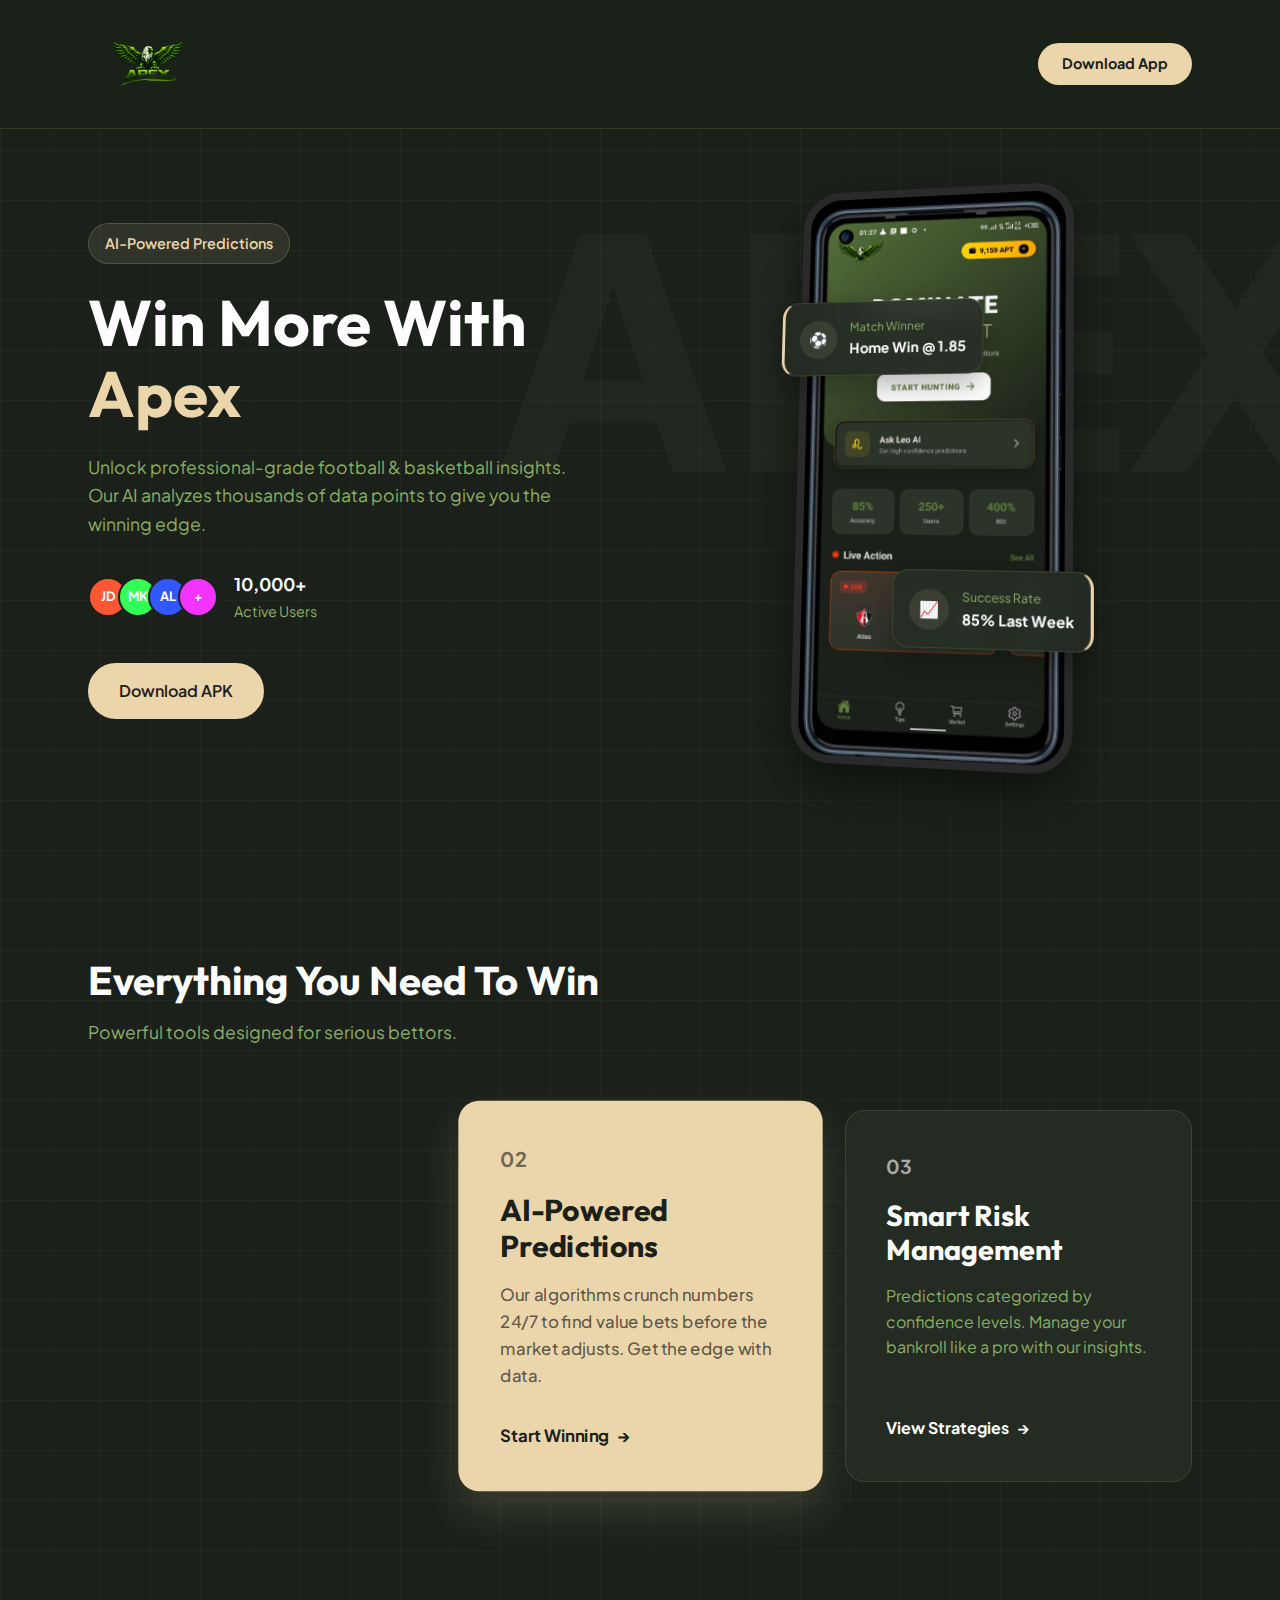
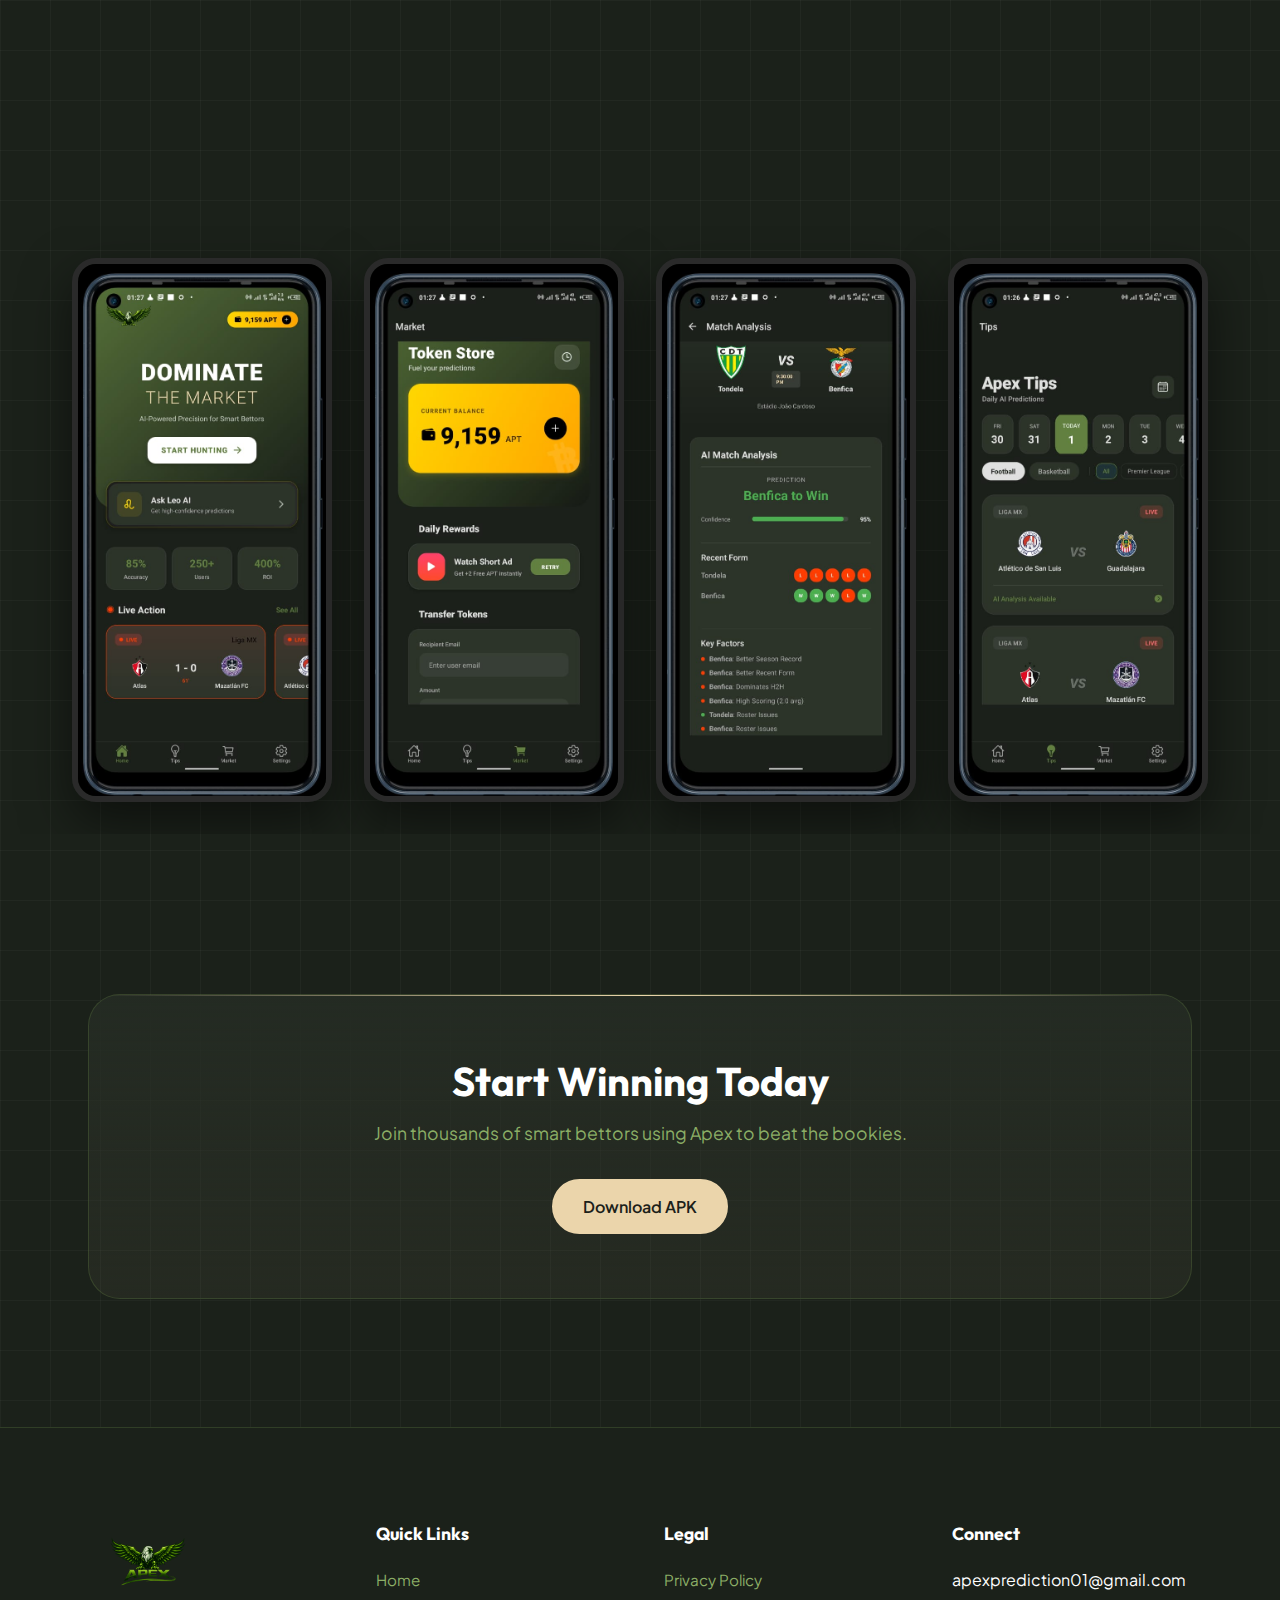
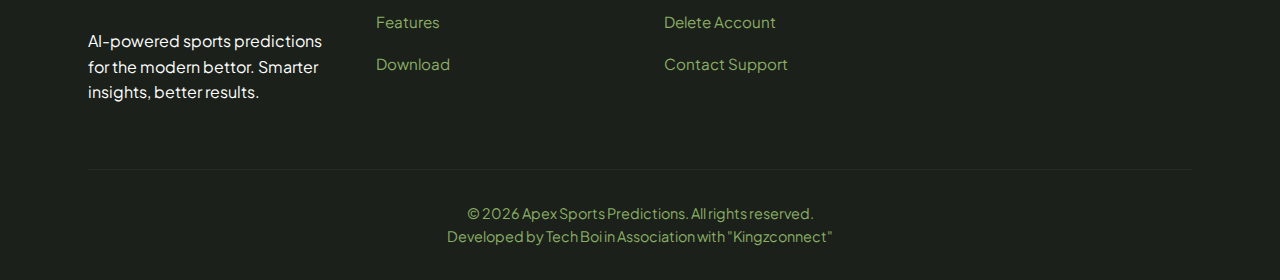
<file: index.html>
<!DOCTYPE html>
<html lang="en">
<head>
    <meta charset="UTF-8">
    <meta name="viewport" content="width=device-width, initial-scale=1.0">
    <title>Apex - Smart Football & Basketball Predictions App</title>
    <meta name="description" content="Download Apex, the ultimate sports prediction app for football and basketball. Get AI-powered analysis, 1X2, Over/Under predictions, and daily insights.">
    
    <!-- Open Graph / WhatsApp -->
    <meta property="og:type" content="website">
    <meta property="og:url" content="https://apex-sports-predictions.com/">
    <meta property="og:title" content="Apex - Smart Sports Predictions">
    <meta property="og:description" content="Get daily AI sports analysis for football and basketball. Download the app now!">
    <meta property="og:image" content="https://apex-sports-predictions.com/assets/images/og-image.jpg">

    <!-- CSS -->
    <link rel="stylesheet" href="assets/css/style.css">
    
    <!-- Google Fonts -->
    <link rel="preconnect" href="https://fonts.googleapis.com">
    <link rel="preconnect" href="https://fonts.gstatic.com" crossorigin>
    <link href="https://fonts.googleapis.com/css2?family=Outfit:wght@300;400;600;700&family=Plus+Jakarta+Sans:wght@400;500;700&display=swap" rel="stylesheet">
    
    <!-- Favicon -->
    <link rel="icon" href="assets/images/favicon.ico">
</head>
<body>

    <header>
        <div class="container">
            <div class="logo">
                <a href="index.html">
                    <img src="assets/images/Logo.png" alt="Apex Logo" class="site-logo">
                </a>
            </div>
            <a href="https://github.com/kingzconnectTech/apex01/raw/main/assets/apk/apex.apk" class="nav-cta">Download App</a>
        </div>
    </header>

    <main>
        <!-- Hero Section -->
        <section class="hero">
            <div class="container hero-container">
                <div class="hero-content reveal-left">
                    <div class="badge">AI-Powered Predictions</div>
                    <h1>Win More With <span class="text-gradient">Apex</span></h1>
                    <p>Unlock professional-grade football & basketball insights. Our AI analyzes thousands of data points to give you the winning edge.</p>
                    
                    <div class="user-avatars">
                        <div class="avatar-group">
                            <div class="avatar" style="background: #FF5733;">JD</div>
                            <div class="avatar" style="background: #33FF57;">MK</div>
                            <div class="avatar" style="background: #3357FF;">AL</div>
                            <div class="avatar" style="background: #F333FF;">+</div>
                        </div>
                        <div class="user-stats">
                            <strong>10,000+</strong>
                            <span>Active Users</span>
                        </div>
                    </div>

                    <div class="btn-group">
                        <a href="https://github.com/kingzconnectTech/apex01/raw/main/assets/apk/apex.apk" class="btn btn-primary" onclick="alert('Note: You may need to enable \'Install from unknown sources\' in your settings to install the APK.');">
                            Download APK
                        </a>
                    </div>
                </div>
                
                <div class="hero-visual reveal-right">
                    <div class="phone-mockup">
                        <img src="assets/images/apex_1.jpeg" alt="Apex App Interface" class="mockup-img">
                        <div class="floating-card card-1">
                            <span class="icon">⚽</span>
                            <div class="text">
                                <span class="label">Match Winner</span>
                                <span class="value">Home Win @ 1.85</span>
                            </div>
                        </div>
                        <div class="floating-card card-2">
                            <span class="icon">📈</span>
                            <div class="text">
                                <span class="label">Success Rate</span>
                                <span class="value">85% Last Week</span>
                            </div>
                        </div>
                    </div>
                </div>
            </div>
        </section>

        <!-- Features Section -->
        <section class="features" id="features">
            <div class="container">
                <div class="section-header">
                    <h2>Everything You Need To Win</h2>
                    <p>Powerful tools designed for serious bettors.</p>
                </div>
                
                <div class="features-grid">
                    <!-- Card 1 -->
                    <div class="feature-card dark reveal-up">
                        <div>
                            <div class="card-number">01</div>
                            <h3>Football Intelligence</h3>
                            <p>Deep dive analysis into 1X2, Over/Under, and Asian Handicaps for every major league.</p>
                        </div>
                        <div class="card-link">
                            Learn More <span class="arrow">→</span>
                        </div>
                    </div>

                    <!-- Card 2 (Highlight) -->
                    <div class="feature-card highlight">
                        <div>
                            <div class="card-number">02</div>
                            <h3>AI-Powered Predictions</h3>
                            <p>Our algorithms crunch numbers 24/7 to find value bets before the market adjusts. Get the edge with data.</p>
                        </div>
                        <div class="card-link">
                            Start Winning <span class="arrow">→</span>
                        </div>
                    </div>

                    <!-- Card 3 -->
                    <div class="feature-card dark">
                        <div>
                            <div class="card-number">03</div>
                            <h3>Smart Risk Management</h3>
                            <p>Predictions categorized by confidence levels. Manage your bankroll like a pro with our insights.</p>
                        </div>
                        <div class="card-link">
                            View Strategies <span class="arrow">→</span>
                        </div>
                    </div>
                </div>
            </div>
        </section>

        <!-- App Screenshots Section -->
        <section class="screenshots">
            <div class="container">
                <div class="section-header reveal-up" style="margin: 0 auto 4rem; text-align: center;">
                    <h2>Inside The App</h2>
                    <p>Clean, fast, and intuitive.</p>
                </div>
                <div class="screenshot-track-wrapper">
                    <div class="screenshot-track">
                        <div class="screenshot-item">
                            <img src="assets/images/apex_1.jpeg" alt="Apex App Home Screen" class="app-screenshot">
                        </div>
                        <div class="screenshot-item">
                            <img src="assets/images/apex_2.jpeg" alt="Apex Token Store" class="app-screenshot">
                        </div>
                        <div class="screenshot-item">
                            <img src="assets/images/apex_3.jpeg" alt="Match Analysis Prediction" class="app-screenshot">
                        </div>
                        <div class="screenshot-item">
                            <img src="assets/images/apex_4.jpeg" alt="Daily Tips and Predictions" class="app-screenshot">
                        </div>
                    </div>
                </div>
            </div>
        </section>

        <!-- Call-To-Action Section -->
        <section class="cta-section">
            <div class="container">
                <div class="cta-card">
                    <h2>Start Winning Today</h2>
                    <p>Join thousands of smart bettors using Apex to beat the bookies.</p>
                    <div class="btn-group">
                        <a href="https://github.com/kingzconnectTech/apex01/raw/main/assets/apk/apex.apk" class="btn btn-primary" onclick="alert('Note: You may need to enable \'Install from unknown sources\' in your settings to install the APK.');">
                            Download APK
                        </a>
                    </div>
                </div>
            </div>
        </section>
    </main>

    <footer>
        <div class="container">
            <div class="footer-grid">
                <div class="footer-col brand-col">
                    <img src="assets/images/Logo.png" alt="Apex Logo" class="footer-logo">
                    <p>AI-powered sports predictions for the modern bettor. Smarter insights, better results.</p>
                </div>
                
                <div class="footer-col">
                    <h4>Quick Links</h4>
                    <ul class="footer-links">
                        <li><a href="index.html">Home</a></li>
                        <li><a href="#features">Features</a></li>
                        <li><a href="https://github.com/kingzconnectTech/apex01/raw/main/assets/apk/apex.apk">Download</a></li>
                    </ul>
                </div>
                
                <div class="footer-col">
                    <h4>Legal</h4>
                    <ul class="footer-links">
                        <li><a href="privacy.html">Privacy Policy</a></li>
                        <li><a href="delete-account.html">Delete Account</a></li>
                        <li><a href="contact.html">Contact Support</a></li>
                    </ul>
                </div>

                <div class="footer-col">
                    <h4>Connect</h4>
                    <p class="contact-email">apexprediction01@gmail.com</p>
                </div>
            </div>
            
            <div class="footer-bottom">
                <p>&copy; 2026 Apex Sports Predictions. All rights reserved.</p>
                <p class="developer-attribution">Developed by Tech Boi in Association with "Kingzconnect"</p>
            </div>
        </div>
    </footer>

    <!-- Interactive Scripts -->
    <script src="assets/js/script.js"></script>
</body>
</html>
</file>
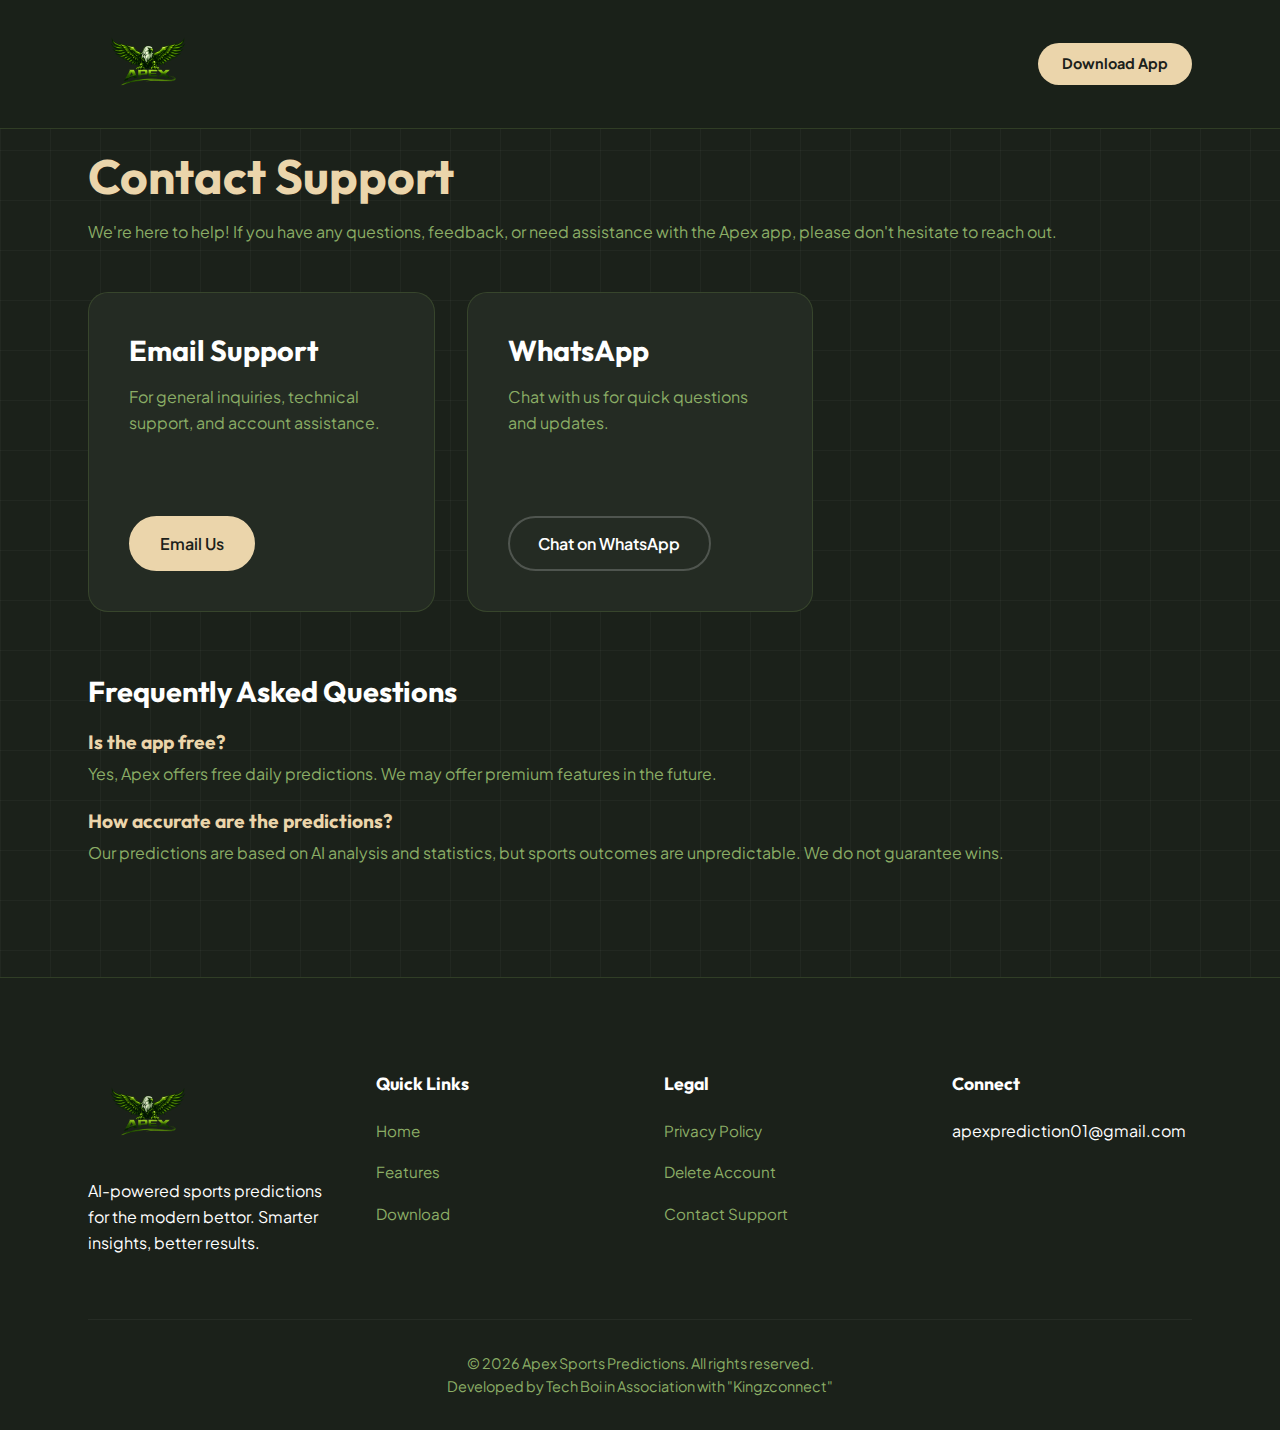
<file: contact.html>
<!DOCTYPE html>
<html lang="en">
<head>
    <meta charset="UTF-8">
    <meta name="viewport" content="width=device-width, initial-scale=1.0">
    <title>Contact Support - Apex Sports Predictions</title>
    <meta name="description" content="Contact the Apex Sports Predictions support team. Get help with the app, report issues, or provide feedback.">
    <link rel="stylesheet" href="assets/css/style.css">
    
    <!-- Google Fonts -->
    <link rel="preconnect" href="https://fonts.googleapis.com">
    <link rel="preconnect" href="https://fonts.gstatic.com" crossorigin>
    <link href="https://fonts.googleapis.com/css2?family=Outfit:wght@300;400;600;700&family=Plus+Jakarta+Sans:wght@400;500;700&display=swap" rel="stylesheet">
    
    <link rel="icon" href="assets/images/favicon.ico">
</head>
<body>

    <header>
        <div class="container">
            <div class="logo">
                <a href="index.html">
                    <img src="assets/images/Logo.png" alt="Apex Logo" class="site-logo">
                </a>
            </div>
            <a href="assets/apk/apex.apk" class="nav-cta">Download App</a>
        </div>
    </header>

    <main class="page-content container">
        <h1>Contact Support</h1>
        <p>We're here to help! If you have any questions, feedback, or need assistance with the Apex app, please don't hesitate to reach out.</p>

        <section class="contact-methods" style="margin-top: 3rem;">
            <div class="features-grid">
                <div class="feature-card dark">
                    <div>
                        <h3>Email Support</h3>
                        <p>For general inquiries, technical support, and account assistance.</p>
                    </div>
                    <a href="mailto:apexprediction01@gmail.com" class="btn btn-primary" style="margin-top: 1rem; width: fit-content;">Email Us</a>
                </div>
                
                <!-- Optional WhatsApp Link -->
                <div class="feature-card dark">
                    <div>
                        <h3>WhatsApp</h3>
                        <p>Chat with us for quick questions and updates.</p>
                    </div>
                    <a href="https://wa.me/message/PQ6NYKN6KOQ3N1" class="btn btn-outline" style="margin-top: 1rem; width: fit-content;" target="_blank">Chat on WhatsApp</a>
                </div>
            </div>
        </section>

        <section style="margin-top: 4rem;">
            <h2>Frequently Asked Questions</h2>
            <div style="margin-top: 1.5rem;">
                <h3 style="color: var(--primary); font-size: 1.2rem; margin-bottom: 0.5rem;">Is the app free?</h3>
                <p>Yes, Apex offers free daily predictions. We may offer premium features in the future.</p>
            </div>
            <div style="margin-top: 1.5rem;">
                <h3 style="color: var(--primary); font-size: 1.2rem; margin-bottom: 0.5rem;">How accurate are the predictions?</h3>
                <p>Our predictions are based on AI analysis and statistics, but sports outcomes are unpredictable. We do not guarantee wins.</p>
            </div>
        </section>

    </main>

    <footer>
        <div class="container">
            <div class="footer-grid">
                <div class="footer-col brand-col">
                    <img src="assets/images/Logo.png" alt="Apex Logo" class="footer-logo">
                    <p>AI-powered sports predictions for the modern bettor. Smarter insights, better results.</p>
                </div>
                
                <div class="footer-col">
                    <h4>Quick Links</h4>
                    <ul class="footer-links">
                        <li><a href="index.html">Home</a></li>
                        <li><a href="index.html#features">Features</a></li>
                        <li><a href="assets/apk/apex.apk">Download</a></li>
                    </ul>
                </div>
                
                <div class="footer-col">
                    <h4>Legal</h4>
                    <ul class="footer-links">
                        <li><a href="privacy.html">Privacy Policy</a></li>
                        <li><a href="delete-account.html">Delete Account</a></li>
                        <li><a href="contact.html">Contact Support</a></li>
                    </ul>
                </div>

                <div class="footer-col">
                    <h4>Connect</h4>
                    <p class="contact-email">apexprediction01@gmail.com</p>
                </div>
            </div>
            
            <div class="footer-bottom">
                <p>&copy; 2026 Apex Sports Predictions. All rights reserved.</p>
                <p class="developer-attribution">Developed by Tech Boi in Association with "Kingzconnect"</p>
            </div>
        </div>
    </footer>

</body>
</html>
</file>
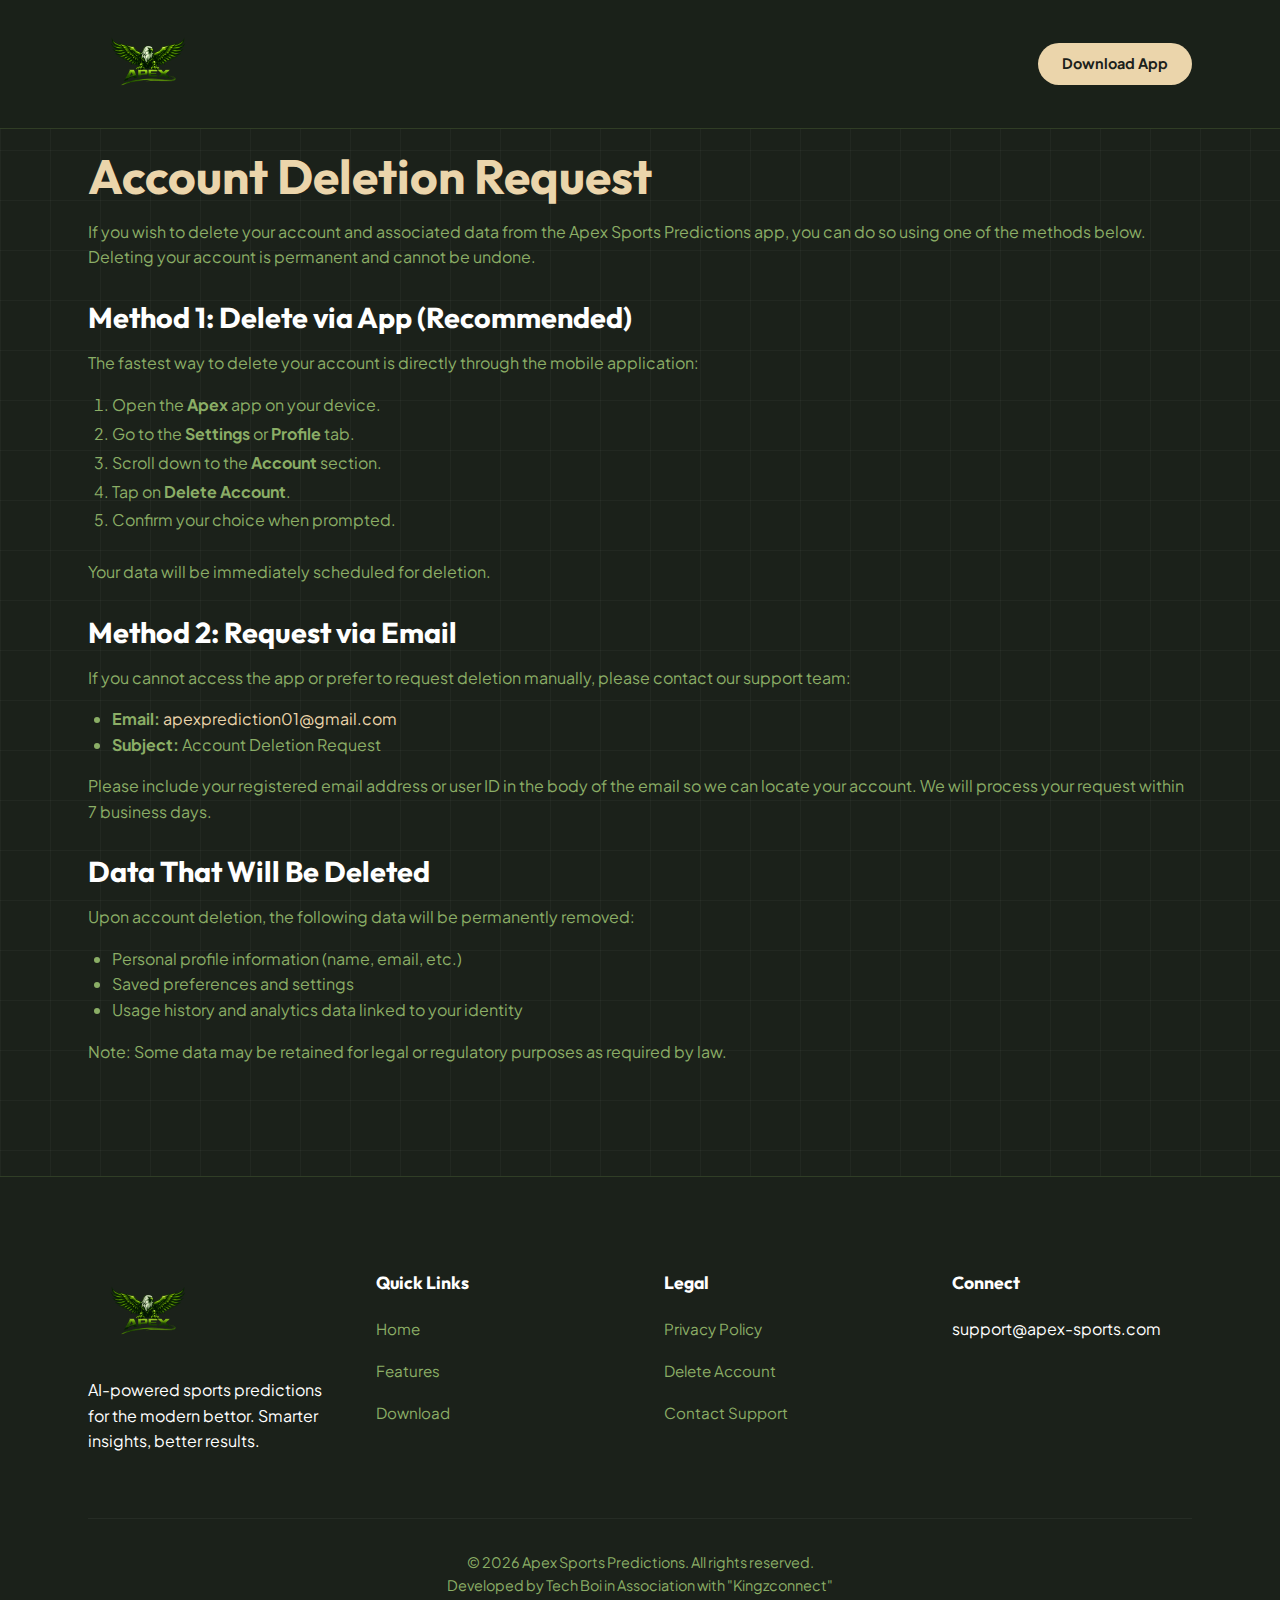
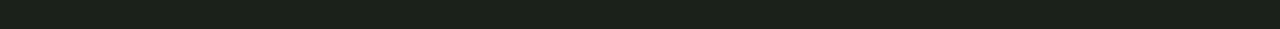
<file: delete-account.html>
<!DOCTYPE html>
<html lang="en">
<head>
    <meta charset="UTF-8">
    <meta name="viewport" content="width=device-width, initial-scale=1.0">
    <title>Delete Account - Apex Sports Predictions</title>
    <meta name="description" content="Request account deletion for Apex Sports Predictions. Learn how to remove your data permanently.">
    <link rel="stylesheet" href="assets/css/style.css">
    
    <!-- Google Fonts -->
    <link rel="preconnect" href="https://fonts.googleapis.com">
    <link rel="preconnect" href="https://fonts.gstatic.com" crossorigin>
    <link href="https://fonts.googleapis.com/css2?family=Outfit:wght@300;400;600;700&family=Plus+Jakarta+Sans:wght@400;500;700&display=swap" rel="stylesheet">
    
    <link rel="icon" href="assets/images/favicon.ico">
</head>
<body>

    <header>
        <div class="container">
            <div class="logo">
                <a href="index.html">
                    <img src="assets/images/Logo.png" alt="Apex Logo" class="site-logo">
                </a>
            </div>
            <a href="https://github.com/kingzconnectTech/apex01/raw/main/assets/apk/apex.apk" class="nav-cta">Download App</a>
        </div>
    </header>

    <main class="page-content container">
        <h1>Account Deletion Request</h1>
        <p>If you wish to delete your account and associated data from the Apex Sports Predictions app, you can do so using one of the methods below. Deleting your account is permanent and cannot be undone.</p>

        <section>
            <h2>Method 1: Delete via App (Recommended)</h2>
            <p>The fastest way to delete your account is directly through the mobile application:</p>
            <ol style="margin-left: 1.5rem; margin-bottom: 1.5rem; line-height: 1.8; color: var(--text-muted);">
                <li>Open the <strong>Apex</strong> app on your device.</li>
                <li>Go to the <strong>Settings</strong> or <strong>Profile</strong> tab.</li>
                <li>Scroll down to the <strong>Account</strong> section.</li>
                <li>Tap on <strong>Delete Account</strong>.</li>
                <li>Confirm your choice when prompted.</li>
            </ol>
            <p>Your data will be immediately scheduled for deletion.</p>
        </section>

        <section>
            <h2>Method 2: Request via Email</h2>
            <p>If you cannot access the app or prefer to request deletion manually, please contact our support team:</p>
            <ul>
                <li><strong>Email:</strong> <a href="mailto:apexprediction01@gmail.com" style="color: var(--primary);">apexprediction01@gmail.com</a></li>
                <li><strong>Subject:</strong> Account Deletion Request</li>
            </ul>
            <p>Please include your registered email address or user ID in the body of the email so we can locate your account. We will process your request within 7 business days.</p>
        </section>

        <section>
            <h2>Data That Will Be Deleted</h2>
            <p>Upon account deletion, the following data will be permanently removed:</p>
            <ul>
                <li>Personal profile information (name, email, etc.)</li>
                <li>Saved preferences and settings</li>
                <li>Usage history and analytics data linked to your identity</li>
            </ul>
            <p>Note: Some data may be retained for legal or regulatory purposes as required by law.</p>
        </section>

    </main>

    <footer>
        <div class="container">
            <div class="footer-grid">
                <div class="footer-col brand-col">
                    <img src="assets/images/Logo.png" alt="Apex Logo" class="footer-logo">
                    <p>AI-powered sports predictions for the modern bettor. Smarter insights, better results.</p>
                </div>
                
                <div class="footer-col">
                    <h4>Quick Links</h4>
                    <ul class="footer-links">
                        <li><a href="index.html">Home</a></li>
                        <li><a href="index.html#features">Features</a></li>
                        <li><a href="https://github.com/kingzconnectTech/apex01/raw/main/assets/apk/apex.apk">Download</a></li>
                    </ul>
                </div>
                
                <div class="footer-col">
                    <h4>Legal</h4>
                    <ul class="footer-links">
                        <li><a href="privacy.html">Privacy Policy</a></li>
                        <li><a href="delete-account.html">Delete Account</a></li>
                        <li><a href="contact.html">Contact Support</a></li>
                    </ul>
                </div>

                <div class="footer-col">
                    <h4>Connect</h4>
                    <p class="contact-email">support@apex-sports.com</p>
                </div>
            </div>
            
            <div class="footer-bottom">
                <p>&copy; 2026 Apex Sports Predictions. All rights reserved.</p>
                <p class="developer-attribution">Developed by Tech Boi in Association with "Kingzconnect"</p>
            </div>
        </div>
    </footer>

</body>
</html>
</file>
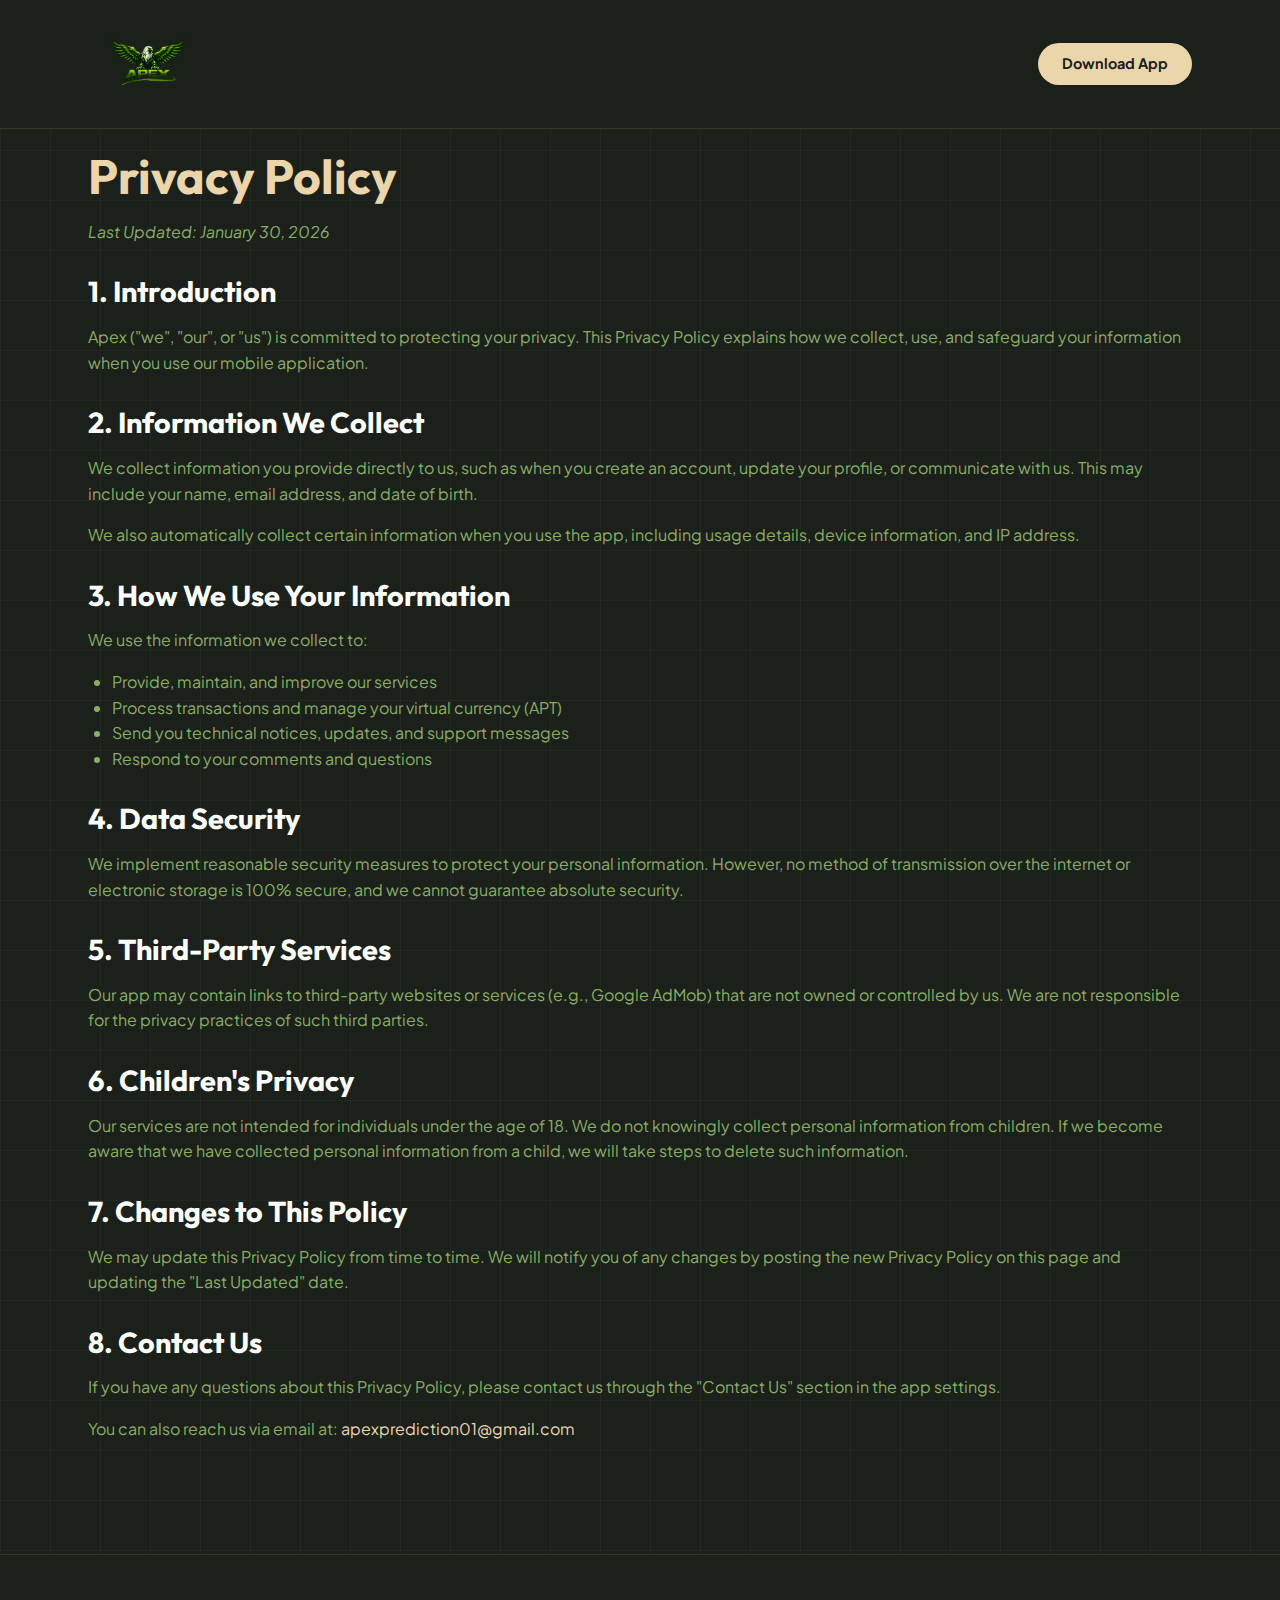
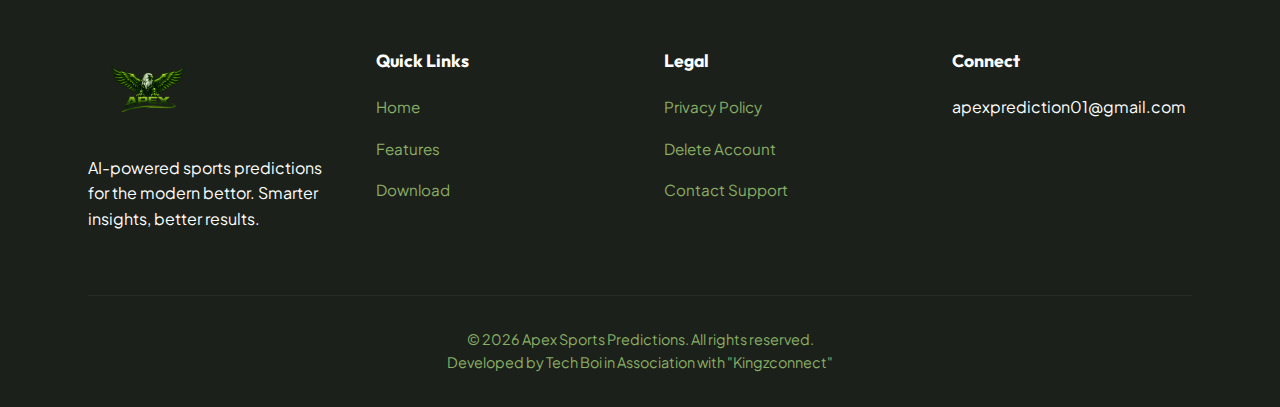
<file: privacy.html>
<!DOCTYPE html>
<html lang="en">
<head>
    <meta charset="UTF-8">
    <meta name="viewport" content="width=device-width, initial-scale=1.0">
    <title>Privacy Policy - Apex Sports Predictions</title>
    <meta name="description" content="Privacy Policy for Apex Sports Predictions app. Learn how we handle your data, including third-party services like AdMob and OneSignal.">
    <link rel="stylesheet" href="assets/css/style.css">
    
    <!-- Google Fonts -->
    <link rel="preconnect" href="https://fonts.googleapis.com">
    <link rel="preconnect" href="https://fonts.gstatic.com" crossorigin>
    <link href="https://fonts.googleapis.com/css2?family=Outfit:wght@300;400;600;700&family=Plus+Jakarta+Sans:wght@400;500;700&display=swap" rel="stylesheet">
    
    <link rel="icon" href="assets/images/favicon.ico">
</head>
<body>

    <header>
        <div class="container">
            <div class="logo">
                <a href="index.html">
                    <img src="assets/images/Logo.png" alt="Apex Logo" class="site-logo">
                </a>
            </div>
            <a href="https://github.com/kingzconnectTech/apex01/raw/main/assets/apk/apex.apk" class="nav-cta">Download App</a>
        </div>
    </header>

    <main class="page-content container">
        <h1>Privacy Policy</h1>
        <p style="font-style: italic; color: var(--text-muted); margin-bottom: 2rem;">Last Updated: January 30, 2026</p>

        <section>
            <h2>1. Introduction</h2>
            <p>Apex ("we", "our", or "us") is committed to protecting your privacy. This Privacy Policy explains how we collect, use, and safeguard your information when you use our mobile application.</p>
        </section>

        <section>
            <h2>2. Information We Collect</h2>
            <p>We collect information you provide directly to us, such as when you create an account, update your profile, or communicate with us. This may include your name, email address, and date of birth.</p>
            <p>We also automatically collect certain information when you use the app, including usage details, device information, and IP address.</p>
        </section>

        <section>
            <h2>3. How We Use Your Information</h2>
            <p>We use the information we collect to:</p>
            <ul>
                <li>Provide, maintain, and improve our services</li>
                <li>Process transactions and manage your virtual currency (APT)</li>
                <li>Send you technical notices, updates, and support messages</li>
                <li>Respond to your comments and questions</li>
            </ul>
        </section>

        <section>
            <h2>4. Data Security</h2>
            <p>We implement reasonable security measures to protect your personal information. However, no method of transmission over the internet or electronic storage is 100% secure, and we cannot guarantee absolute security.</p>
        </section>

        <section>
            <h2>5. Third-Party Services</h2>
            <p>Our app may contain links to third-party websites or services (e.g., Google AdMob) that are not owned or controlled by us. We are not responsible for the privacy practices of such third parties.</p>
        </section>

        <section>
            <h2>6. Children's Privacy</h2>
            <p>Our services are not intended for individuals under the age of 18. We do not knowingly collect personal information from children. If we become aware that we have collected personal information from a child, we will take steps to delete such information.</p>
        </section>

        <section>
            <h2>7. Changes to This Policy</h2>
            <p>We may update this Privacy Policy from time to time. We will notify you of any changes by posting the new Privacy Policy on this page and updating the "Last Updated" date.</p>
        </section>

        <section>
            <h2>8. Contact Us</h2>
            <p>If you have any questions about this Privacy Policy, please contact us through the "Contact Us" section in the app settings.</p>
            <p>You can also reach us via email at: <a href="mailto:apexprediction01@gmail.com" style="color: var(--primary);">apexprediction01@gmail.com</a></p>
        </section>

    </main>

    <footer>
        <div class="container">
            <div class="footer-grid">
                <div class="footer-col brand-col">
                    <img src="assets/images/Logo.png" alt="Apex Logo" class="footer-logo">
                    <p>AI-powered sports predictions for the modern bettor. Smarter insights, better results.</p>
                </div>
                
                <div class="footer-col">
                    <h4>Quick Links</h4>
                    <ul class="footer-links">
                        <li><a href="index.html">Home</a></li>
                        <li><a href="index.html#features">Features</a></li>
                        <li><a href="https://github.com/kingzconnectTech/apex01/raw/main/assets/apk/apex.apk">Download</a></li>
                    </ul>
                </div>
                
                <div class="footer-col">
                    <h4>Legal</h4>
                    <ul class="footer-links">
                        <li><a href="privacy.html">Privacy Policy</a></li>
                        <li><a href="delete-account.html">Delete Account</a></li>
                        <li><a href="contact.html">Contact Support</a></li>
                    </ul>
                </div>

                <div class="footer-col">
                    <h4>Connect</h4>
                    <p class="contact-email">apexprediction01@gmail.com</p>
                </div>
            </div>
            
            <div class="footer-bottom">
                <p>&copy; 2026 Apex Sports Predictions. All rights reserved.</p>
                <p class="developer-attribution">Developed by Tech Boi in Association with "Kingzconnect"</p>
            </div>
        </div>
    </footer>

</body>
</html>
</file>
<file: assets/css/style.css>
:root {
    /* Color Palette - User Defined */
    --bg-main: #1B211A;
    --bg-grid: #202620;
    --bg-card: #242b23;
    
    --primary: #EBD5AB; /* Beige */
    --primary-dark: #628141; /* Medium Green - Secondary Accent */
    --primary-light: #f5e6cc; /* Lighter Beige */
    
    --text-white: #ffffff;
    --text-muted: #8BAE66; /* Light Green */
    --text-black: #1B211A;
    
    --border-color: rgba(98, 129, 65, 0.3); /* Medium Green with opacity */
    
    /* Typography */
    --font-heading: 'Outfit', sans-serif;
    --font-body: 'Plus Jakarta Sans', sans-serif;
    
    /* Spacing */
    --container-width: 1200px;
    --radius-sm: 8px;
    --radius-md: 20px;
    --radius-lg: 32px;
}

* {
    margin: 0;
    padding: 0;
    box-sizing: border-box;
}

body {
    font-family: var(--font-body);
    background-color: var(--bg-main);
    color: var(--text-white);
    line-height: 1.6;
    overflow-x: hidden;
    /* Grid Background Pattern */
    background-image: 
        linear-gradient(rgba(255, 255, 255, 0.03) 1px, transparent 1px),
        linear-gradient(90deg, rgba(255, 255, 255, 0.03) 1px, transparent 1px);
    background-size: 50px 50px;
}

/* Typography */
h1, h2, h3, h4 {
    font-family: var(--font-heading);
    font-weight: 700;
    line-height: 1.1;
}

a {
    text-decoration: none;
    color: inherit;
    transition: 0.3s ease;
}

ul {
    list-style: none;
}

img {
    max-width: 100%;
    height: auto;
    display: block;
}

.text-gradient {
    color: var(--primary);
}

.container {
    width: 90%;
    max-width: var(--container-width);
    margin: 0 auto;
    padding: 0 1.5rem;
}

/* Header */
header {
    padding: 1.5rem 0;
    position: fixed;
    top: 0;
    width: 100%;
    z-index: 1000;
    background: rgba(27, 33, 26, 0.9); /* #1B211A with opacity */
    backdrop-filter: blur(10px);
    border-bottom: 1px solid var(--border-color);
}

header .container {
    display: flex;
    justify-content: space-between;
    align-items: center;
}

.site-logo {
    max-height: 80px;
}

.nav-cta {
    background: var(--primary);
    color: var(--text-black);
    padding: 0.6rem 1.5rem;
    border-radius: 50px;
    font-weight: 700;
    font-size: 0.9rem;
    transition: 0.3s;
}

.nav-cta:hover {
    background: var(--primary-light);
    transform: scale(1.05);
}

/* Hero Section */
.hero {
    padding: 180px 0 100px;
    position: relative;
    overflow: hidden;
}

/* Background Faded Text */
.hero::before {
    content: 'APEX';
    position: absolute;
    top: 10%;
    right: -5%;
    font-size: 25vw;
    font-weight: 900;
    color: rgba(235, 213, 171, 0.03); /* Beige with low opacity */
    z-index: -1;
    pointer-events: none;
}

.hero-container {
    display: grid;
    grid-template-columns: 1fr;
    gap: 4rem;
    align-items: center;
}

@media (min-width: 992px) {
    .hero-container {
        grid-template-columns: 1fr 1fr;
    }
}

.hero-content .badge {
    display: inline-block;
    padding: 0.5rem 1rem;
    border-radius: 50px;
    background: rgba(235, 213, 171, 0.1); /* Beige bg */
    color: var(--primary);
    font-weight: 600;
    font-size: 0.9rem;
    margin-bottom: 1.5rem;
    border: 1px solid rgba(235, 213, 171, 0.2);
}

.hero h1 {
    font-size: clamp(2.5rem, 5vw, 4rem);
    margin-bottom: 1.5rem;
}

.hero p {
    font-size: 1.1rem;
    color: var(--text-muted);
    margin-bottom: 2rem;
    max-width: 500px;
}

/* User Avatars */
.user-avatars {
    display: flex;
    align-items: center;
    gap: 1rem;
    margin-bottom: 2.5rem;
}

.avatar-group {
    display: flex;
}

.avatar {
    width: 40px;
    height: 40px;
    border-radius: 50%;
    border: 2px solid var(--bg-main);
    background-color: #333;
    margin-left: -10px;
    display: flex;
    align-items: center;
    justify-content: center;
    font-size: 0.8rem;
    font-weight: bold;
    color: var(--text-white);
    overflow: hidden;
}

.avatar img {
    width: 100%;
    height: 100%;
    object-fit: cover;
}

.avatar:first-child {
    margin-left: 0;
}

.user-stats strong {
    display: block;
    color: var(--text-white);
    font-size: 1.1rem;
}

.user-stats span {
    font-size: 0.9rem;
    color: var(--text-muted);
}

/* Buttons */
.btn-group {
    display: flex;
    gap: 1rem;
    flex-wrap: wrap;
}

.btn {
    display: inline-flex;
    align-items: center;
    justify-content: center;
    gap: 0.5rem;
    padding: 0.8rem 1.8rem;
    border-radius: 50px;
    font-weight: 600;
    transition: 0.3s;
    cursor: pointer;
    font-size: 1rem;
}

.btn-primary {
    background: var(--primary);
    color: var(--text-black);
    border: 2px solid var(--primary);
}

.btn-primary:hover {
    background: var(--primary-light);
    border-color: var(--primary-light);
    transform: translateY(-2px);
    box-shadow: 0 10px 20px rgba(235, 213, 171, 0.2);
}

.btn-outline {
    background: transparent;
    color: var(--text-white);
    border: 2px solid rgba(255, 255, 255, 0.2);
}

.btn-outline:hover {
    border-color: var(--text-white);
    background: rgba(255, 255, 255, 0.05);
}

/* Hero Visual */
.hero-visual {
    position: relative;
    display: flex;
    justify-content: center;
}

.phone-mockup {
    position: relative;
    z-index: 2;
    transform: perspective(1000px) rotateY(-10deg) rotateX(5deg);
    transition: 0.5s ease;
}

.phone-mockup:hover {
    transform: perspective(1000px) rotateY(0) rotateX(0);
}

.mockup-img {
    width: 280px;
    border-radius: 40px;
    border: 8px solid #2a2a2a;
    box-shadow: 0 20px 50px rgba(0,0,0,0.5);
}

/* Floating Elements with Beige Accent */
.floating-card {
    position: absolute;
    background: rgba(36, 43, 35, 0.9); /* bg-card with opacity */
    backdrop-filter: blur(10px);
    padding: 1rem;
    border-radius: 16px;
    border: 1px solid var(--border-color);
    display: flex;
    align-items: center;
    gap: 0.8rem;
    box-shadow: 0 10px 30px rgba(0,0,0,0.3);
    animation: float 4s ease-in-out infinite;
    z-index: 3;
}

.card-1 {
    top: 20%;
    left: -20px;
    border-left: 3px solid var(--primary);
}

.card-2 {
    bottom: 20%;
    right: -20px;
    animation-delay: 2s;
    border-right: 3px solid var(--primary);
}

.floating-card .icon {
    width: 40px;
    height: 40px;
    background: rgba(235, 213, 171, 0.1);
    color: var(--primary);
    border-radius: 50%;
    display: flex;
    align-items: center;
    justify-content: center;
}

.floating-card .text {
    display: flex;
    flex-direction: column;
}

.floating-card .label {
    font-size: 0.75rem;
    color: var(--text-muted);
}

.floating-card .value {
    font-size: 0.9rem;
    font-weight: 700;
    color: var(--text-white);
}

/* Features Section - 3 Card Layout */
.features {
    padding: 6rem 0;
}

.section-header {
    margin-bottom: 4rem;
    max-width: 600px;
}

.section-header h2 {
    font-size: 2.5rem;
    margin-bottom: 1rem;
}

.section-header p {
    color: var(--text-muted);
    font-size: 1.1rem;
}

.features-grid {
    display: grid;
    grid-template-columns: 1fr;
    gap: 2rem;
}

@media (min-width: 768px) {
    .features-grid {
        grid-template-columns: repeat(3, 1fr);
    }
}

.feature-card {
    padding: 2.5rem;
    border-radius: var(--radius-md);
    display: flex;
    flex-direction: column;
    justify-content: space-between;
    min-height: 320px;
    transition: 0.3s;
    position: relative;
}

/* Default Dark Card */
.feature-card.dark {
    background: var(--bg-card);
    border: 1px solid var(--border-color);
}

.feature-card.dark:hover {
    border-color: var(--primary);
    transform: translateY(-5px);
}

/* Highlight Card (Beige) */
.feature-card.highlight {
    background: var(--primary);
    color: var(--text-black);
    transform: scale(1.05);
    box-shadow: 0 20px 40px rgba(235, 213, 171, 0.15);
    z-index: 1;
}

.feature-card .card-number {
    font-size: 1.2rem;
    font-weight: 700;
    margin-bottom: 1rem;
    opacity: 0.6;
}

.feature-card h3 {
    font-size: 1.8rem;
    margin-bottom: 1rem;
    line-height: 1.2;
}

.feature-card p {
    font-size: 1rem;
    margin-bottom: 2rem;
}

.feature-card.dark p {
    color: var(--text-muted);
}

.feature-card.highlight p {
    color: rgba(27, 33, 26, 0.7); /* Dark Green text with opacity */
    font-weight: 500;
}

.card-link {
    font-weight: 700;
    display: flex;
    align-items: center;
    gap: 0.5rem;
}

.feature-card.highlight .card-link {
    color: var(--text-black);
}

.feature-card.dark .card-link {
    color: var(--text-white);
}

/* Screenshots Section */
.screenshots {
    padding: 6rem 0;
    text-align: center;
    overflow: hidden;
    position: relative;
}

.screenshot-track-wrapper {
    position: relative;
    padding: 2rem 0;
    margin: 0 -50vw;
    left: 50%;
    width: 100vw;
    overflow: hidden;
}

.screenshot-track {
    display: flex;
    gap: 2rem;
    justify-content: center;
    flex-wrap: wrap;
    padding: 0 1rem;
}

.screenshot-item {
    width: 260px;
    transition: 0.5s ease;
    position: relative;
}

.screenshot-item:hover {
    transform: translateY(-15px) scale(1.02);
    z-index: 2;
}

.app-screenshot {
    width: 100%;
    border-radius: 24px;
    border: 6px solid #2a2a2a;
    box-shadow: 0 20px 50px rgba(0,0,0,0.5);
}

/* Footer */
.cta-section {
    padding: 4rem 0 8rem;
    text-align: center;
}

.cta-card {
    background: linear-gradient(180deg, var(--bg-card) 0%, rgba(235, 213, 171, 0.05) 100%);
    border: 1px solid var(--border-color);
    padding: 4rem 2rem;
    border-radius: var(--radius-lg);
    position: relative;
    overflow: hidden;
}

.cta-card::before {
    content: '';
    position: absolute;
    top: 0;
    left: 0;
    right: 0;
    height: 1px;
    background: linear-gradient(90deg, transparent, var(--primary), transparent);
}

.cta-card h2 {
    font-size: 2.5rem;
    margin-bottom: 1rem;
    color: var(--text-white);
}

.cta-card p {
    color: var(--text-muted);
    margin-bottom: 2rem;
    font-size: 1.1rem;
}

.cta-card .btn-group {
    justify-content: center;
}

footer {
    padding: 6rem 0 2rem;
    border-top: 1px solid var(--border-color);
    background: var(--bg-main);
}

.footer-grid {
    display: grid;
    grid-template-columns: repeat(auto-fit, minmax(200px, 1fr));
    gap: 3rem;
    margin-bottom: 4rem;
    text-align: left;
}

.brand-col {
    max-width: 300px;
}

.footer-logo {
    height: 80px;
    margin-bottom: 1.5rem;
    opacity: 0.9;
}

.footer-col h4 {
    font-family: var(--font-heading);
    color: var(--text-white);
    margin-bottom: 1.5rem;
    font-size: 1.1rem;
}

.footer-links li {
    margin-bottom: 1rem;
}

.footer-links a {
    color: var(--text-muted);
    font-size: 0.95rem;
    transition: 0.3s;
}

.footer-links a:hover {
    color: var(--primary);
    padding-left: 5px;
}

.social-icons {
    display: flex;
    gap: 1rem;
    margin-top: 1rem;
}

.social-icon {
    width: 40px;
    height: 40px;
    border: 1px solid var(--border-color);
    border-radius: 50%;
    display: flex;
    align-items: center;
    justify-content: center;
    font-size: 1.2rem;
    background: rgba(255,255,255,0.05);
}

.social-icon:hover {
    background: var(--primary);
    color: var(--text-black);
    border-color: var(--primary);
}

.footer-bottom {
    text-align: center;
    padding-top: 2rem;
    border-top: 1px solid rgba(255,255,255,0.05);
    color: var(--text-muted);
    font-size: 0.9rem;
}

@keyframes float {
    0%, 100% { transform: translateY(0); }
    50% { transform: translateY(-10px); }
}

/* Mobile Tweaks */
.page-content {
    padding-top: 150px;
    padding-bottom: 6rem;
    min-height: 80vh;
}

.page-content h1 {
    font-size: 3rem;
    margin-bottom: 1rem;
    color: var(--primary);
}

.page-content h2 {
    font-size: 1.8rem;
    margin-top: 2rem;
    margin-bottom: 1rem;
    color: var(--text-white);
}

.page-content p {
    color: var(--text-muted);
    margin-bottom: 1rem;
}

.page-content ul {
    list-style: disc;
    margin-left: 1.5rem;
    color: var(--text-muted);
    margin-bottom: 1rem;
}

@media (max-width: 768px) {
    .hero-visual {
        margin-top: 4rem;
        transform: scale(0.9);
    }
    
    .floating-card {
        display: none; 
    }
    
    .btn-group {
        flex-direction: column;
        align-items: stretch;
    }
    
    .hero h1 {
        font-size: 2.5rem;
    }

    .features-grid {
        grid-template-columns: 1fr;
    }

    .nav-cta {
        display: block;
        padding: 0.5rem 1rem;
        font-size: 0.85rem;
    }
    
    .site-logo {
        max-height: 70px;
    }
    
    header {
        padding: 1rem 0;
    }
}

/* -------------------
   Animations & Interactions
   ------------------- */

/* Scroll Reveal Base Styles */
.reveal-up {
    opacity: 0;
    transform: translateY(30px);
    transition: all 0.8s cubic-bezier(0.5, 0, 0, 1);
}

.reveal-left {
    opacity: 0;
    transform: translateX(-30px);
    transition: all 0.8s cubic-bezier(0.5, 0, 0, 1);
}

.reveal-right {
    opacity: 0;
    transform: translateX(30px);
    transition: all 0.8s cubic-bezier(0.5, 0, 0, 1);
}

.reveal-scale {
    opacity: 0;
    transform: scale(0.95);
    transition: all 0.8s cubic-bezier(0.5, 0, 0, 1);
}

/* Active State for Reveals */
.active {
    opacity: 1;
    transform: translate(0) scale(1);
}

/* Staggered Delays for Children */
.feature-card:nth-child(1) { transition-delay: 0.1s; }
.feature-card:nth-child(2) { transition-delay: 0.2s; }
.feature-card:nth-child(3) { transition-delay: 0.3s; }
.feature-card:nth-child(4) { transition-delay: 0.4s; }

/* Enhanced Hover Effects */
.btn-primary:hover {
    transform: translateY(-3px);
    box-shadow: 0 10px 20px rgba(98, 129, 65, 0.4);
}

.screenshot-item:hover {
    transform: translateY(-10px) scale(1.02);
    z-index: 10;
}
</file>
